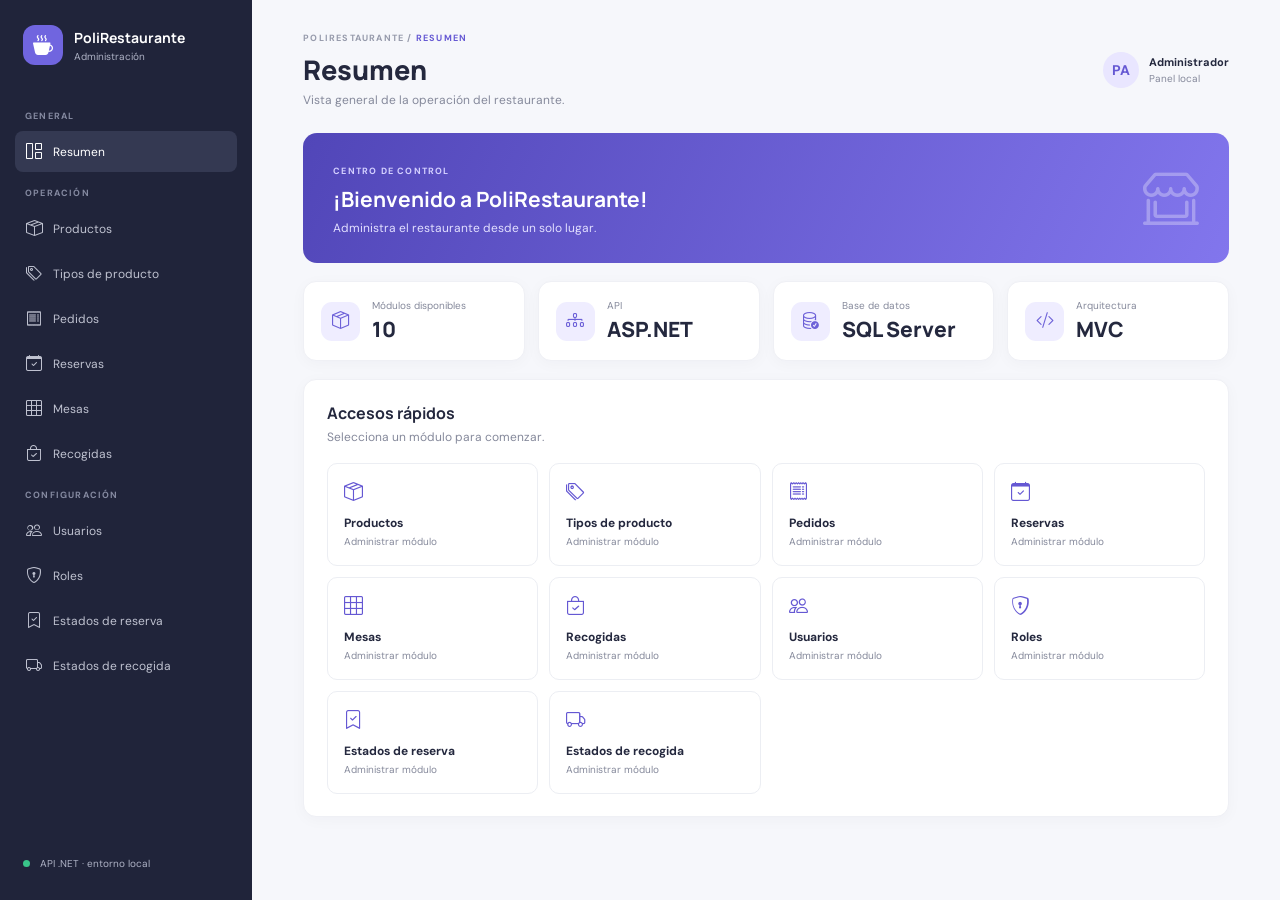
<file: FrontEnd/PoliRestaurante-Frontend-Completo/index.html>
<!doctype html>
<html lang="es"><head><meta charset="utf-8"><meta name="viewport" content="width=device-width,initial-scale=1">
<title>PoliRestaurante | Administración</title>
<link href="https://cdn.jsdelivr.net/npm/bootstrap@5.3.3/dist/css/bootstrap.min.css" rel="stylesheet">
<link href="https://cdn.jsdelivr.net/npm/bootstrap-icons@1.11.3/font/bootstrap-icons.min.css" rel="stylesheet">
<link rel="stylesheet" href="css/styles.css?v=20261109"></head>
<body><div class="layout">
<aside class="sidebar"><div class="brand"><span><i class="bi bi-cup-hot-fill"></i></span><div><b>PoliRestaurante</b><small>Administración</small></div></div>
<div class="nav-title">GENERAL</div><button class="nav-item active" data-page="dashboard"><i class="bi bi-grid-1x2"></i> Resumen</button>
<div class="nav-title">OPERACIÓN</div>
<button class="nav-item" data-page="products"><i class="bi bi-box-seam"></i> Productos</button>
<button class="nav-item" data-page="productTypes"><i class="bi bi-tags"></i> Tipos de producto</button>
<button class="nav-item" data-page="orders"><i class="bi bi-receipt"></i> Pedidos</button>
<button class="nav-item" data-page="reservations"><i class="bi bi-calendar-check"></i> Reservas</button>
<button class="nav-item" data-page="tables"><i class="bi bi-grid-3x3"></i> Mesas</button>
<button class="nav-item" data-page="pickups"><i class="bi bi-bag-check"></i> Recogidas</button>
<div class="nav-title">CONFIGURACIÓN</div>
<button class="nav-item" data-page="users"><i class="bi bi-people"></i> Usuarios</button>
<button class="nav-item" data-page="roles"><i class="bi bi-shield-lock"></i> Roles</button>
<button class="nav-item" data-page="reservationStatuses"><i class="bi bi-bookmark-check"></i> Estados de reserva</button>
<button class="nav-item" data-page="pickupStatuses"><i class="bi bi-truck"></i> Estados de recogida</button>
<div class="sidebar-bottom"><span class="pulse"></span> API .NET · entorno local</div></aside>
<main class="main"><header class="topbar"><div><div class="crumb">POLIRESTAURANTE / <span id="crumb">RESUMEN</span></div><h1 id="pageTitle">Resumen</h1><p id="pageSubtitle">Vista general de la operación del restaurante.</p></div><div class="profile"><div class="avatar">PA</div><div><b>Administrador</b><small>Panel local</small></div></div></header>
<div id="alerts" aria-live="polite"></div><section id="dashboardPage">
<div class="welcome"><div><span class="eyebrow">CENTRO DE CONTROL</span><h2>¡Bienvenido a PoliRestaurante!</h2><p>Administra el restaurante desde un solo lugar.</p></div><i class="bi bi-shop-window"></i></div>
<div class="stats" id="dashboardStats"></div><div class="panel"><div class="panel-head"><div><h3>Accesos rápidos</h3><p>Selecciona un módulo para comenzar.</p></div></div><div class="quick-grid" id="quickGrid"></div></div></section>
<section id="modulePage" class="panel d-none"><div class="panel-head"><div><h3 id="moduleTitle">Registros</h3><p id="moduleDescription">Consulta y administra los registros.</p></div><div class="head-actions"><button class="btn btn-outline-secondary" id="reloadBtn"><i class="bi bi-arrow-clockwise me-1"></i>Actualizar</button><button class="btn btn-primary" id="createBtn"><i class="bi bi-plus-lg me-1"></i>Nuevo</button></div></div>
<div class="toolbar"><div class="search"><i class="bi bi-search"></i><input id="search" placeholder="Buscar en los resultados..."></div><div class="small text-secondary" id="count"></div></div>
<div class="table-responsive"><table class="table align-middle"><thead id="tableHead"></thead><tbody id="tableBody"></tbody></table></div>
<div class="panel-foot"><span id="footNote"></span><span><i class="bi bi-circle-fill text-success me-1" style="font-size:7px"></i>Conectado al API</span></div></section>
</main></div>
<div class="modal fade" id="recordModal" tabindex="-1"><div class="modal-dialog modal-dialog-centered modal-lg"><div class="modal-content"><form id="recordForm"><div class="modal-header"><div><div class="eyebrow">POLIRESTAURANTE</div><h5 id="formTitle">Nuevo registro</h5></div><button class="btn-close" data-bs-dismiss="modal" type="button"></button></div><div class="modal-body"><div id="formFields" class="row g-3"></div><div id="formError" class="alert alert-danger d-none mt-3 mb-0"></div></div><div class="modal-footer"><button type="button" class="btn btn-light" data-bs-dismiss="modal">Cancelar</button><button type="submit" class="btn btn-primary" id="submitBtn">Guardar</button></div></form></div></div></div>
<div class="modal fade" id="loginModal" tabindex="-1"><div class="modal-dialog modal-dialog-centered"><div class="modal-content"><form id="loginForm"><div class="modal-header"><h5>Iniciar sesión</h5><button class="btn-close" data-bs-dismiss="modal" type="button"></button></div><div class="modal-body"><label class="form-label">Usuario</label><input class="form-control mb-3" name="username" required><label class="form-label">Contraseña</label><input class="form-control" name="password" type="password" required></div><div class="modal-footer"><button class="btn btn-primary">Ingresar</button></div></form></div></div></div>
<script src="https://cdn.jsdelivr.net/npm/bootstrap@5.3.3/dist/js/bootstrap.bundle.min.js"></script><script type="module" src="js/app.js?v=20261109"></script></body></html>
</file>
<file: FrontEnd/PoliRestaurante-Frontend-Completo/css/styles.css>
@import url('https://fonts.googleapis.com/css2?family=DM+Sans:wght@400;500;600;700&family=Manrope:wght@500;600;700;800&display=swap');
:root{--ink:#24283e;--muted:#85899b;--line:#eceef3;--primary:#6558d3;--bg:#f6f7fb}*{box-sizing:border-box}body{margin:0;background:var(--bg);color:var(--ink);font:14px 'DM Sans',sans-serif}.layout{min-height:100vh}.sidebar{position:fixed;inset:0 auto 0 0;width:252px;background:#20243a;color:white;padding:25px 15px;display:flex;flex-direction:column;overflow:auto;z-index:3}.brand{display:flex;align-items:center;gap:11px;padding:0 8px 32px}.brand>span{width:40px;height:40px;border-radius:12px;background:#7065df;display:grid;place-items:center;font-size:20px}.brand b,.brand small,.profile b,.profile small{display:block}.brand b{font:700 14px Manrope}.brand small{color:#aeb2c5;font-size:10px;margin-top:3px}.nav-title{font-size:9px;letter-spacing:1.2px;color:#858aa1;font-weight:700;padding:13px 10px 7px}.nav-item{border:0;background:none;color:#bfc2d0;border-radius:8px;text-align:left;padding:10px 11px;margin:2px 0;font-size:12px;display:flex;gap:11px;align-items:center}.nav-item i{font-size:16px}.nav-item:hover,.nav-item.active{background:#343952;color:#fff}.sidebar-bottom{margin-top:auto;color:#aeb2c5;font-size:10px;padding:20px 8px 5px}.pulse{display:inline-block;width:7px;height:7px;border-radius:50%;background:#39c58a;margin-right:7px}.main{margin-left:252px;padding:32px 4%;max-width:1600px}.topbar{display:flex;justify-content:space-between;align-items:center;margin-bottom:25px}.crumb,.eyebrow{font-size:9px;font-weight:700;letter-spacing:1.2px;color:#969aab}.crumb{margin-bottom:7px}.crumb span{color:var(--primary)}h1{font:800 27px Manrope;margin:0 0 4px}.topbar p,.panel-head p{margin:0;color:var(--muted);font-size:12px}.profile{display:flex;align-items:center;gap:10px}.profile b{font-size:11px}.profile small{font-size:10px;color:var(--muted);margin-top:3px}.avatar{width:36px;height:36px;border-radius:50%;background:#e9e6ff;color:var(--primary);display:grid;place-items:center;font-weight:700}.welcome{background:linear-gradient(115deg,#5146b8,#8276ed);color:#fff;border-radius:14px;padding:27px 30px;display:flex;justify-content:space-between;align-items:center;margin-bottom:18px}.welcome .eyebrow{color:#d4d0ff}.welcome h2{font:700 21px Manrope;margin:7px 0}.welcome p{margin:0;color:#e2dfff;font-size:12px}.welcome>i{font-size:56px;opacity:.3}.stats{display:grid;grid-template-columns:repeat(4,1fr);gap:13px;margin-bottom:18px}.stat,.panel{background:white;border:1px solid #eff0f5;border-radius:13px;box-shadow:0 3px 15px #25294a08}.stat{padding:17px;display:flex;gap:12px;align-items:center}.stat-icon{width:39px;height:39px;border-radius:11px;display:grid;place-items:center;background:#efedff;color:#6d61d8;font-size:18px}.stat span{display:block;color:var(--muted);font-size:10px}.stat b{display:block;font:800 21px Manrope;margin-top:3px}.panel{padding:22px 23px}.panel-head{display:flex;align-items:center;justify-content:space-between;gap:15px}.panel-head h3{font:700 16px Manrope;margin:0 0 5px}.quick-grid{display:grid;grid-template-columns:repeat(4,1fr);gap:11px;margin-top:18px}.quick{border:1px solid var(--line);background:white;border-radius:10px;padding:16px;text-align:left;color:var(--ink)}.quick:hover{border-color:#c5c0f4;background:#faf9ff}.quick i{font-size:19px;color:var(--primary)}.quick b{display:block;margin-top:10px;font-size:12px}.quick small{color:var(--muted);font-size:10px}.head-actions{display:flex;gap:8px}.btn{font-size:11px;font-weight:600;border-radius:8px;padding:9px 13px}.btn-primary{background:var(--primary);border-color:var(--primary)}.btn-primary:hover{background:#5145bd;border-color:#5145bd}.toolbar{display:flex;justify-content:space-between;align-items:center;margin:20px 0 12px}.search{display:flex;align-items:center;gap:8px;border:1px solid var(--line);border-radius:8px;padding:0 11px;height:37px;width:min(360px,100%);color:#9a9daf}.search input{border:0;outline:0;width:100%;font-size:11px}.table{font-size:11px;margin:0}.table thead th{font-size:9px;letter-spacing:.6px;color:#969aab;border-bottom:1px solid var(--line);padding:12px 9px}.table tbody td{padding:13px 9px;border-color:#f0f1f5}.pill{background:#efefff;color:#6558c9;border-radius:20px;padding:5px 8px;font-size:9px}.action{border:1px solid var(--line);background:white;border-radius:6px;width:28px;height:28px;margin-left:4px;color:#777b8d}.action:hover{background:#f4f2ff;color:var(--primary)}.action.del:hover{background:#fff1f1;color:#c44}.panel-foot{border-top:1px solid var(--line);padding-top:13px;margin-top:4px;display:flex;justify-content:space-between;color:var(--muted);font-size:10px}.modal-content{border:0;border-radius:13px}.modal-header,.modal-footer{border-color:var(--line);padding:18px 22px}.modal-header h5{font:700 17px Manrope;margin:5px 0 0}.modal-body{padding:20px 22px}.form-label{font-size:10px;font-weight:700;color:#55596c}.form-control,.form-select{font-size:12px;padding:9px 11px;border-radius:8px;border-color:#e4e6ed}.empty{text-align:center;color:var(--muted);padding:35px!important}.alert{font-size:11px}
@media(max-width:1050px){.sidebar{width:215px}.main{margin-left:215px}.stats{grid-template-columns:repeat(2,1fr)}.quick-grid{grid-template-columns:repeat(2,1fr)}}
@media(max-width:650px){.sidebar{width:62px;padding:15px 7px}.brand{padding:0 3px 20px}.brand>div,.nav-title,.nav-item{font-size:0}.brand>span{flex-shrink:0}.nav-item{justify-content:center;padding:10px 0}.nav-item i{font-size:17px}.sidebar-bottom{font-size:0;padding-left:13px}.main{margin-left:62px;padding:22px 12px}.profile{display:none}.welcome{padding:20px}.welcome>i{display:none}.stats{grid-template-columns:1fr 1fr;gap:8px}.stat{padding:11px;gap:8px}.stat b{font-size:17px}.panel{padding:15px 10px}.panel-head{align-items:flex-start;flex-direction:column}.head-actions{width:100%}.quick-grid{grid-template-columns:1fr 1fr}.table{min-width:650px}}
</file>
